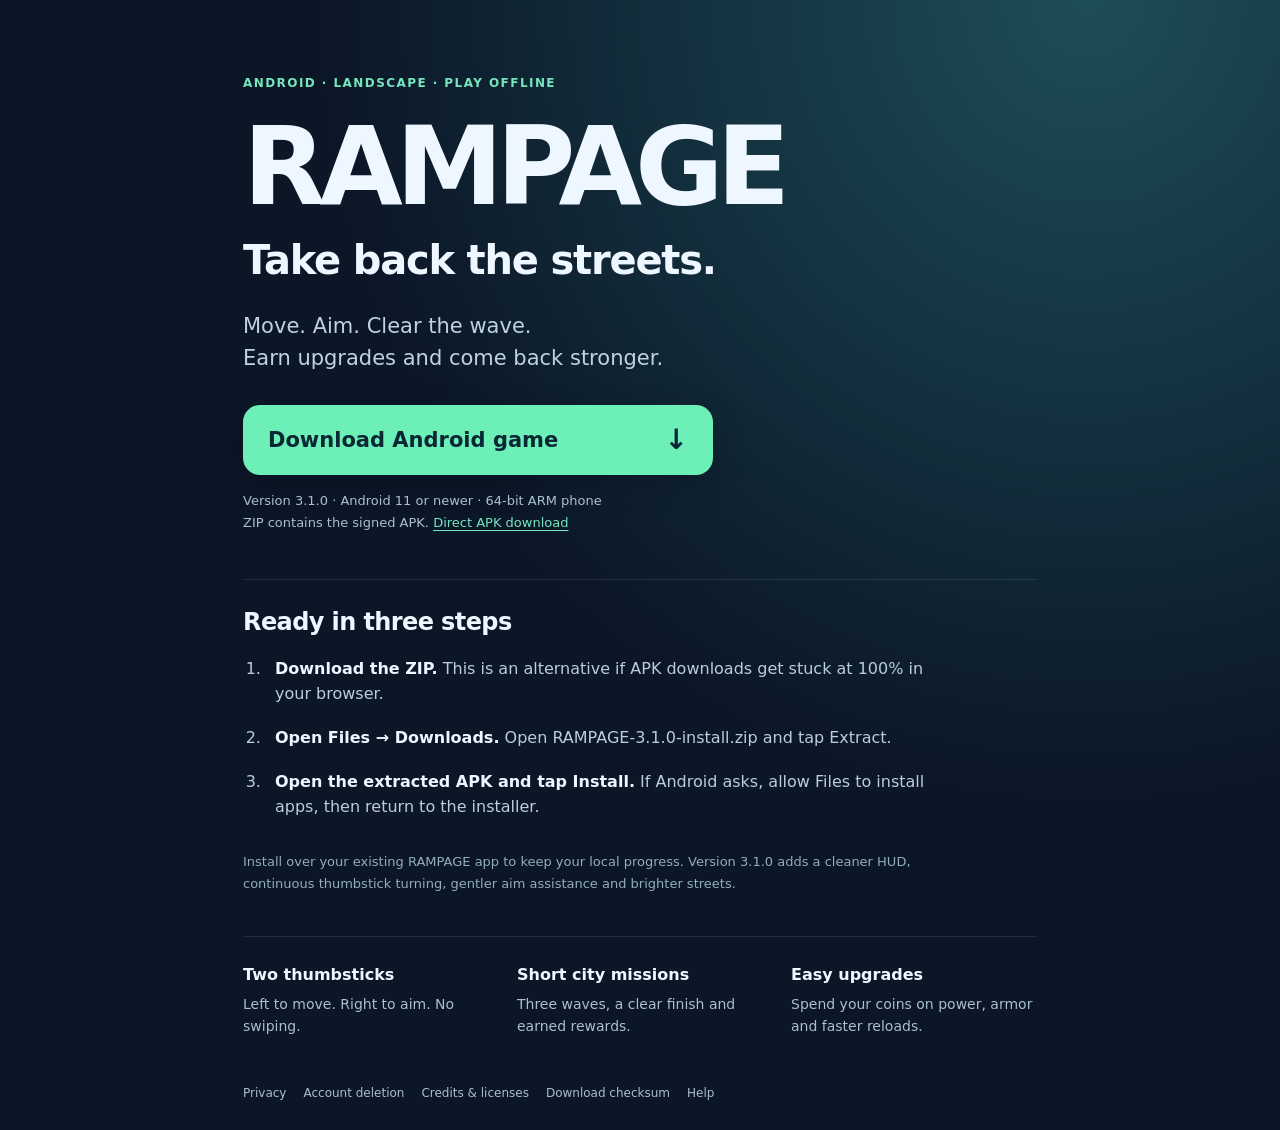
<file: index.html>
<!doctype html>
<html lang="en">
<head>
  <meta charset="utf-8">
  <meta name="viewport" content="width=device-width,initial-scale=1">
  <meta name="theme-color" content="#102138">
  <meta name="description" content="Download RAMPAGE for Android: city missions, two simple thumbsticks and upgrades you earn by playing.">
  <title>RAMPAGE for Android</title>
  <link rel="stylesheet" href="download.css">
</head>
<body>
  <main>
    <div class="eyebrow">ANDROID · LANDSCAPE · PLAY OFFLINE</div>
    <h1>RAMPAGE<span>Take back the streets.</span></h1>
    <p class="intro">Move. Aim. Clear the wave.<br>Earn upgrades and come back stronger.</p>
    <a class="download" href="https://raw.githubusercontent.com/nisargpatel0505-lang/rampage-android-download/main/RAMPAGE-3.1.0-install.zip" download="RAMPAGE-3.1.0-install.zip">Download Android game <span aria-hidden="true">↓</span></a>
    <p class="compatibility">Version 3.1.0 · Android 11 or newer · 64-bit ARM phone<br>ZIP contains the signed APK. <a href="RAMPAGE-3.1.0.apk" download="RAMPAGE-3.1.0.apk">Direct APK download</a></p>
    <section aria-labelledby="install-title">
      <h2 id="install-title">Ready in three steps</h2>
      <ol>
        <li><strong>Download the ZIP.</strong> This is an alternative if APK downloads get stuck at 100% in your browser.</li>
        <li><strong>Open Files → Downloads.</strong> Open RAMPAGE-3.1.0-install.zip and tap Extract.</li>
        <li><strong>Open the extracted APK and tap Install.</strong> If Android asks, allow Files to install apps, then return to the installer.</li>
      </ol>
      <p class="note">Install over your existing RAMPAGE app to keep your local progress. Version 3.1.0 adds a cleaner HUD, continuous thumbstick turning, gentler aim assistance and brighter streets.</p>
    </section>
    <section class="features" aria-label="Game features">
      <div><strong>Two thumbsticks</strong><span>Left to move. Right to aim. No swiping.</span></div>
      <div><strong>Short city missions</strong><span>Three waves, a clear finish and earned rewards.</span></div>
      <div><strong>Easy upgrades</strong><span>Spend your coins on power, armor and faster reloads.</span></div>
    </section>
    <footer>
      <a href="privacy.html">Privacy</a>
      <a href="account-deletion.html">Account deletion</a>
      <a href="notices.html">Credits &amp; licenses</a>
      <a href="SHA256SUMS.txt">Download checksum</a>
      <a href="mailto:nisargpatel0505@gmail.com?subject=RAMPAGE%20support">Help</a>
    </footer>
  </main>
</body>
</html>
</file>
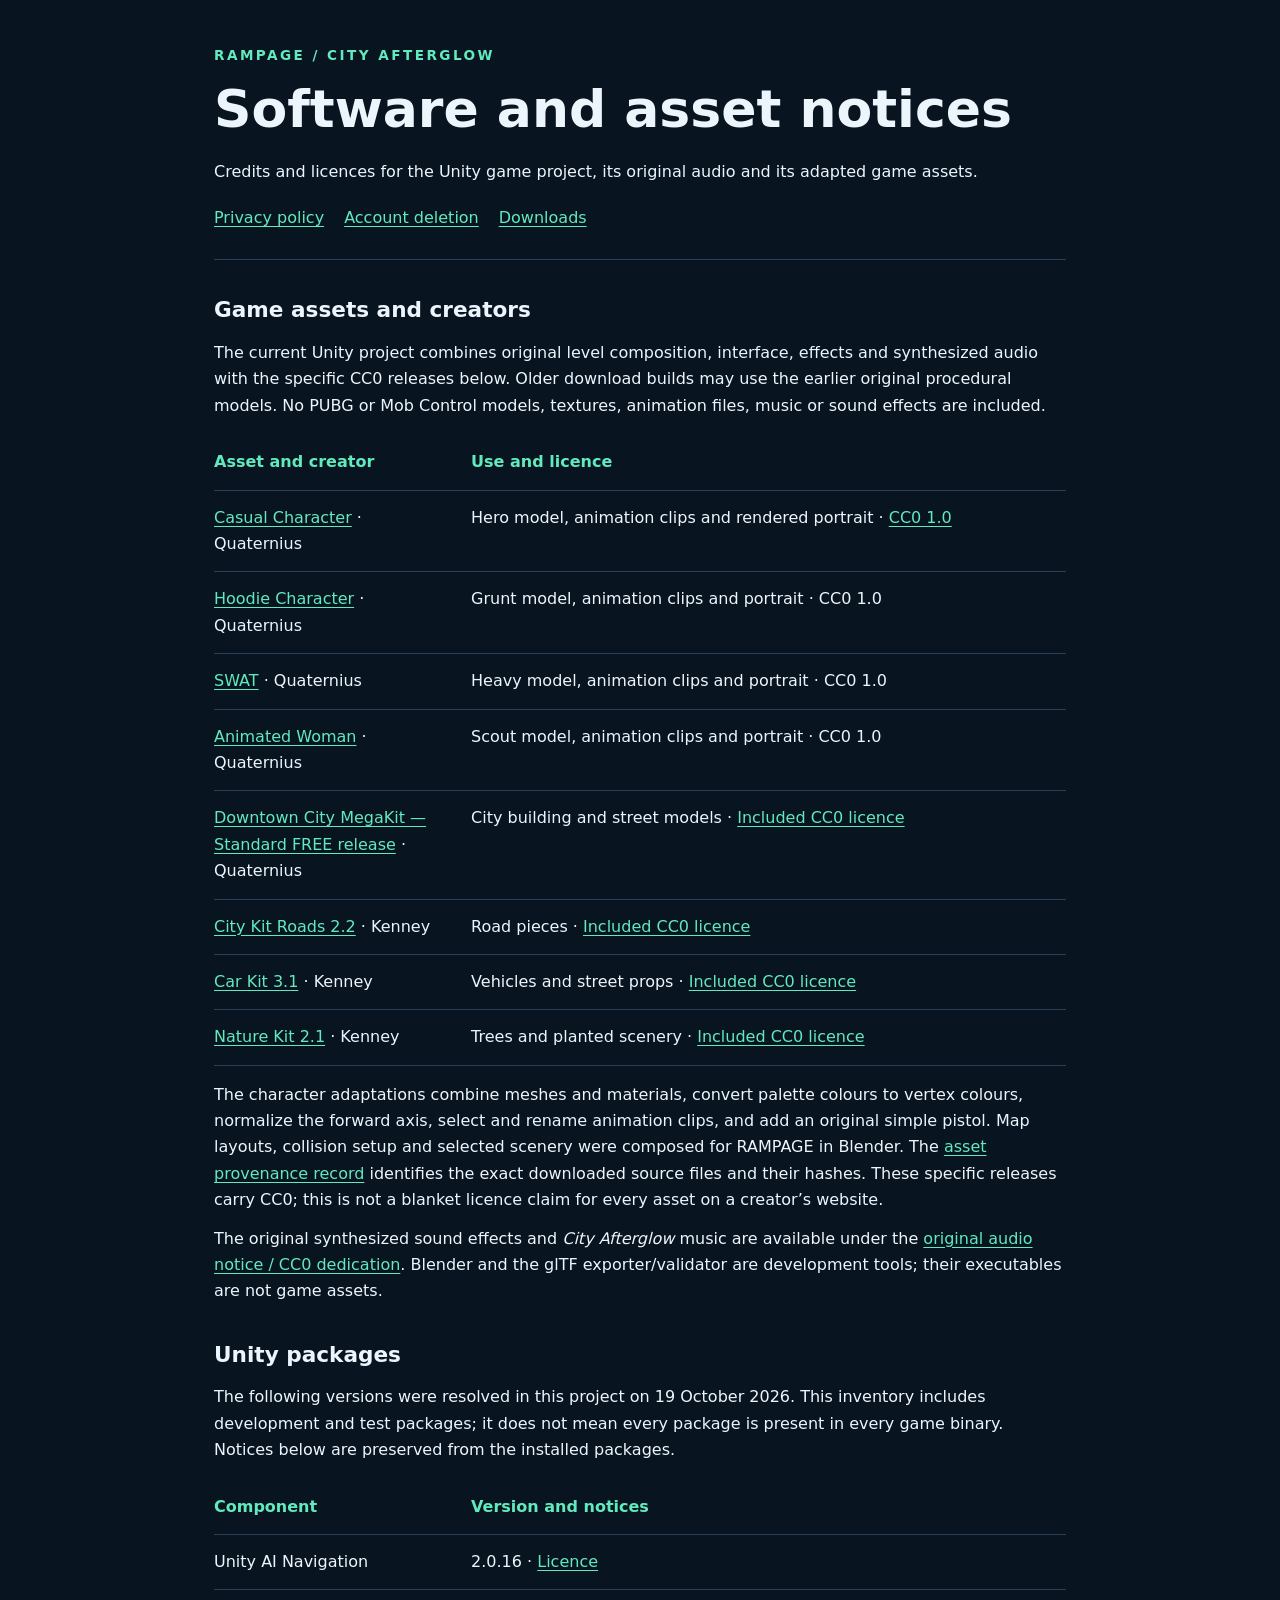
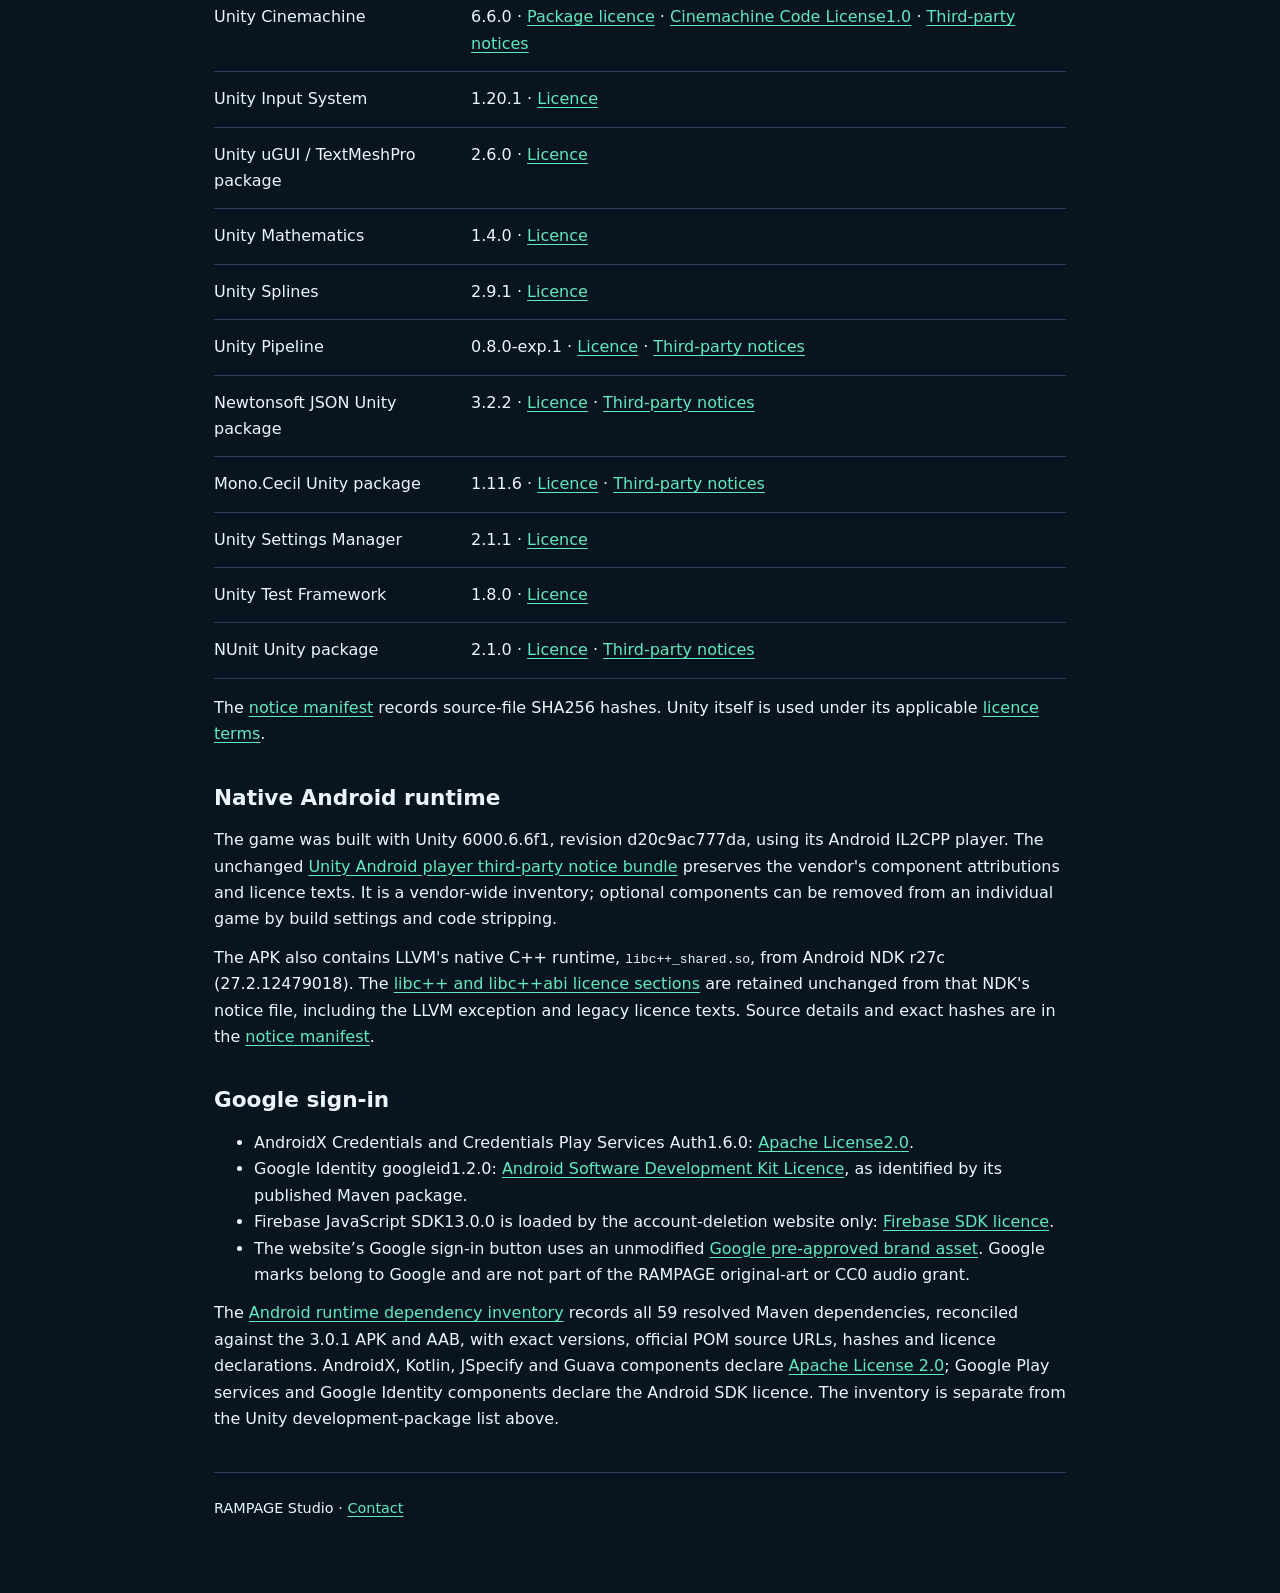
<file: notices.html>
<!doctype html>
<html lang="en"><head><meta charset="utf-8"><meta name="viewport" content="width=device-width,initial-scale=1"><title>RAMPAGE — Software and asset notices</title><link rel="stylesheet" href="policy.css"></head>
<body><main><header><div class="brand">RAMPAGE / CITY AFTERGLOW</div><h1>Software and asset notices</h1><p>Credits and licences for the Unity game project, its original audio and its adapted game assets.</p><nav aria-label="Policy navigation"><a href="privacy.html">Privacy policy</a><a href="account-deletion.html">Account deletion</a><a href="./">Downloads</a></nav></header>
<section><h2>Game assets and creators</h2><p>The current Unity project combines original level composition, interface, effects and synthesized audio with the specific CC0 releases below. Older download builds may use the earlier original procedural models. No PUBG or Mob Control models, textures, animation files, music or sound effects are included.</p>
<table><thead><tr><th scope="col">Asset and creator</th><th scope="col">Use and licence</th></tr></thead><tbody>
<tr><td><a href="https://poly.pizza/m/kZ3DmIoGip">Casual Character</a> · Quaternius</td><td>Hero model, animation clips and rendered portrait · <a href="notices/CC0-1.0.txt">CC0 1.0</a></td></tr>
<tr><td><a href="https://poly.pizza/m/gKLBoRsyKe">Hoodie Character</a> · Quaternius</td><td>Grunt model, animation clips and portrait · CC0 1.0</td></tr>
<tr><td><a href="https://poly.pizza/m/Btfn3G5Xv4">SWAT</a> · Quaternius</td><td>Heavy model, animation clips and portrait · CC0 1.0</td></tr>
<tr><td><a href="https://poly.pizza/m/qJ2gsTUBHL">Animated Woman</a> · Quaternius</td><td>Scout model, animation clips and portrait · CC0 1.0</td></tr>
<tr><td><a href="https://quaternius.com/packs/downtowncitymegakit.html">Downtown City MegaKit — Standard FREE release</a> · Quaternius</td><td>City building and street models · <a href="notices/Quaternius-Downtown-Standard-LICENSE.txt">Included CC0 licence</a></td></tr>
<tr><td><a href="https://kenney.nl/assets/city-kit-roads">City Kit Roads 2.2</a> · Kenney</td><td>Road pieces · <a href="notices/Kenney-City-Roads-2.2-LICENSE.txt">Included CC0 licence</a></td></tr>
<tr><td><a href="https://kenney.nl/assets/car-kit">Car Kit 3.1</a> · Kenney</td><td>Vehicles and street props · <a href="notices/Kenney-Car-Kit-3.1-LICENSE.txt">Included CC0 licence</a></td></tr>
<tr><td><a href="https://kenney.nl/assets/nature-kit">Nature Kit 2.1</a> · Kenney</td><td>Trees and planted scenery · <a href="notices/Kenney-Nature-Kit-2.1-LICENSE.txt">Included CC0 licence</a></td></tr>
</tbody></table><p>The character adaptations combine meshes and materials, convert palette colours to vertex colours, normalize the forward axis, select and rename animation clips, and add an original simple pistol. Map layouts, collision setup and selected scenery were composed for RAMPAGE in Blender. The <a href="asset-provenance.json">asset provenance record</a> identifies the exact downloaded source files and their hashes. These specific releases carry CC0; this is not a blanket licence claim for every asset on a creator’s website.</p>
<p>The original synthesized sound effects and <em>City Afterglow</em> music are available under the <a href="notices/ORIGINAL-AUDIO-LICENSE.txt">original audio notice / CC0 dedication</a>. Blender and the glTF exporter/validator are development tools; their executables are not game assets.</p></section>
<section><h2>Unity packages</h2><p>The following versions were resolved in this project on 19 October 2026. This inventory includes development and test packages; it does not mean every package is present in every game binary. Notices below are preserved from the installed packages.</p>
<table><thead><tr><th scope="col">Component</th><th scope="col">Version and notices</th></tr></thead><tbody>
<tr><td>Unity AI Navigation</td><td>2.0.16 · <a href="notices/com.unity.ai.navigation-2.0.16-LICENSE.md">Licence</a></td></tr>
<tr><td>Unity Cinemachine</td><td>6.6.0 · <a href="notices/com.unity.cinemachine-6.6.0-LICENSE.md">Package licence</a> · <a href="notices/com.unity.cinemachine-6.6.0-license.txt">Cinemachine Code License1.0</a> · <a href="notices/com.unity.cinemachine-6.6.0-Third_Party_Notices.md">Third-party notices</a></td></tr>
<tr><td>Unity Input System</td><td>1.20.1 · <a href="notices/com.unity.inputsystem-1.20.1-LICENSE.md">Licence</a></td></tr>
<tr><td>Unity uGUI / TextMeshPro package</td><td>2.6.0 · <a href="notices/com.unity.ugui-2.6.0-LICENSE.md">Licence</a></td></tr>
<tr><td>Unity Mathematics</td><td>1.4.0 · <a href="notices/com.unity.mathematics-1.4.0-LICENSE.md">Licence</a></td></tr>
<tr><td>Unity Splines</td><td>2.9.1 · <a href="notices/com.unity.splines-2.9.1-LICENSE.md">Licence</a></td></tr>
<tr><td>Unity Pipeline</td><td>0.8.0-exp.1 · <a href="notices/com.unity.pipeline-0.8.0-exp.1-LICENSE.md">Licence</a> · <a href="notices/com.unity.pipeline-0.8.0-exp.1-Third_Party_Notices.md">Third-party notices</a></td></tr>
<tr><td>Newtonsoft JSON Unity package</td><td>3.2.2 · <a href="notices/com.unity.nuget.newtonsoft-json-3.2.2-LICENSE.md">Licence</a> · <a href="notices/com.unity.nuget.newtonsoft-json-3.2.2-Third_Party_Notices.md">Third-party notices</a></td></tr>
<tr><td>Mono.Cecil Unity package</td><td>1.11.6 · <a href="notices/com.unity.nuget.mono-cecil-1.11.6-LICENSE.md">Licence</a> · <a href="notices/com.unity.nuget.mono-cecil-1.11.6-Third_Party_Notices.md">Third-party notices</a></td></tr>
<tr><td>Unity Settings Manager</td><td>2.1.1 · <a href="notices/com.unity.settings-manager-2.1.1-LICENSE.md">Licence</a></td></tr>
<tr><td>Unity Test Framework</td><td>1.8.0 · <a href="notices/com.unity.test-framework-1.8.0-LICENSE.md">Licence</a></td></tr>
<tr><td>NUnit Unity package</td><td>2.1.0 · <a href="notices/com.unity.ext.nunit-2.1.0-LICENSE.md">Licence</a> · <a href="notices/com.unity.ext.nunit-2.1.0-Third_Party_Notices.md">Third-party notices</a></td></tr>
</tbody></table><p>The <a href="notices-manifest.json">notice manifest</a> records source-file SHA256 hashes. Unity itself is used under its applicable <a href="https://unity.com/legal/terms-of-service">licence terms</a>.</p></section>
<section><h2>Native Android runtime</h2><p>The game was built with Unity 6000.6.6f1, revision d20c9ac777da, using its Android IL2CPP player. The unchanged <a href="notices/Unity-Player-Android-IL2CPP-6000.6.6f1-Third-Party-Notices.pdf">Unity Android player third-party notice bundle</a> preserves the vendor's component attributions and licence texts. It is a vendor-wide inventory; optional components can be removed from an individual game by build settings and code stripping.</p><p>The APK also contains LLVM's native C++ runtime, <code>libc++_shared.so</code>, from Android NDK r27c (27.2.12479018). The <a href="notices/NDK-r27c-libc++-libc++abi-LICENSE.txt">libc++ and libc++abi licence sections</a> are retained unchanged from that NDK's notice file, including the LLVM exception and legacy licence texts. Source details and exact hashes are in the <a href="notices-manifest.json">notice manifest</a>.</p></section>
<section><h2>Google sign-in</h2><ul>
<li>AndroidX Credentials and Credentials Play Services Auth1.6.0: <a href="notices/Apache-2.0.txt">Apache License2.0</a>.</li>
<li>Google Identity googleid1.2.0: <a href="https://developer.android.com/studio/terms.html">Android Software Development Kit Licence</a>, as identified by its published Maven package.</li>
<li>Firebase JavaScript SDK13.0.0 is loaded by the account-deletion website only: <a href="notices/firebase-js-sdk-LICENSE.txt">Firebase SDK licence</a>.</li>
<li>The website’s Google sign-in button uses an unmodified <a href="https://developers.google.com/identity/branding-guidelines">Google pre-approved brand asset</a>. Google marks belong to Google and are not part of the RAMPAGE original-art or CC0 audio grant.</li>
</ul><p>The <a href="android-dependencies.json">Android runtime dependency inventory</a> records all 59 resolved Maven dependencies, reconciled against the 3.0.1 APK and AAB, with exact versions, official POM source URLs, hashes and licence declarations. AndroidX, Kotlin, JSpecify and Guava components declare <a href="notices/Apache-2.0.txt">Apache License 2.0</a>; Google Play services and Google Identity components declare the Android SDK licence. The inventory is separate from the Unity development-package list above.</p></section><footer>RAMPAGE Studio · <a href="mailto:nisargpatel0505@gmail.com">Contact</a></footer></main></body></html>
</file>
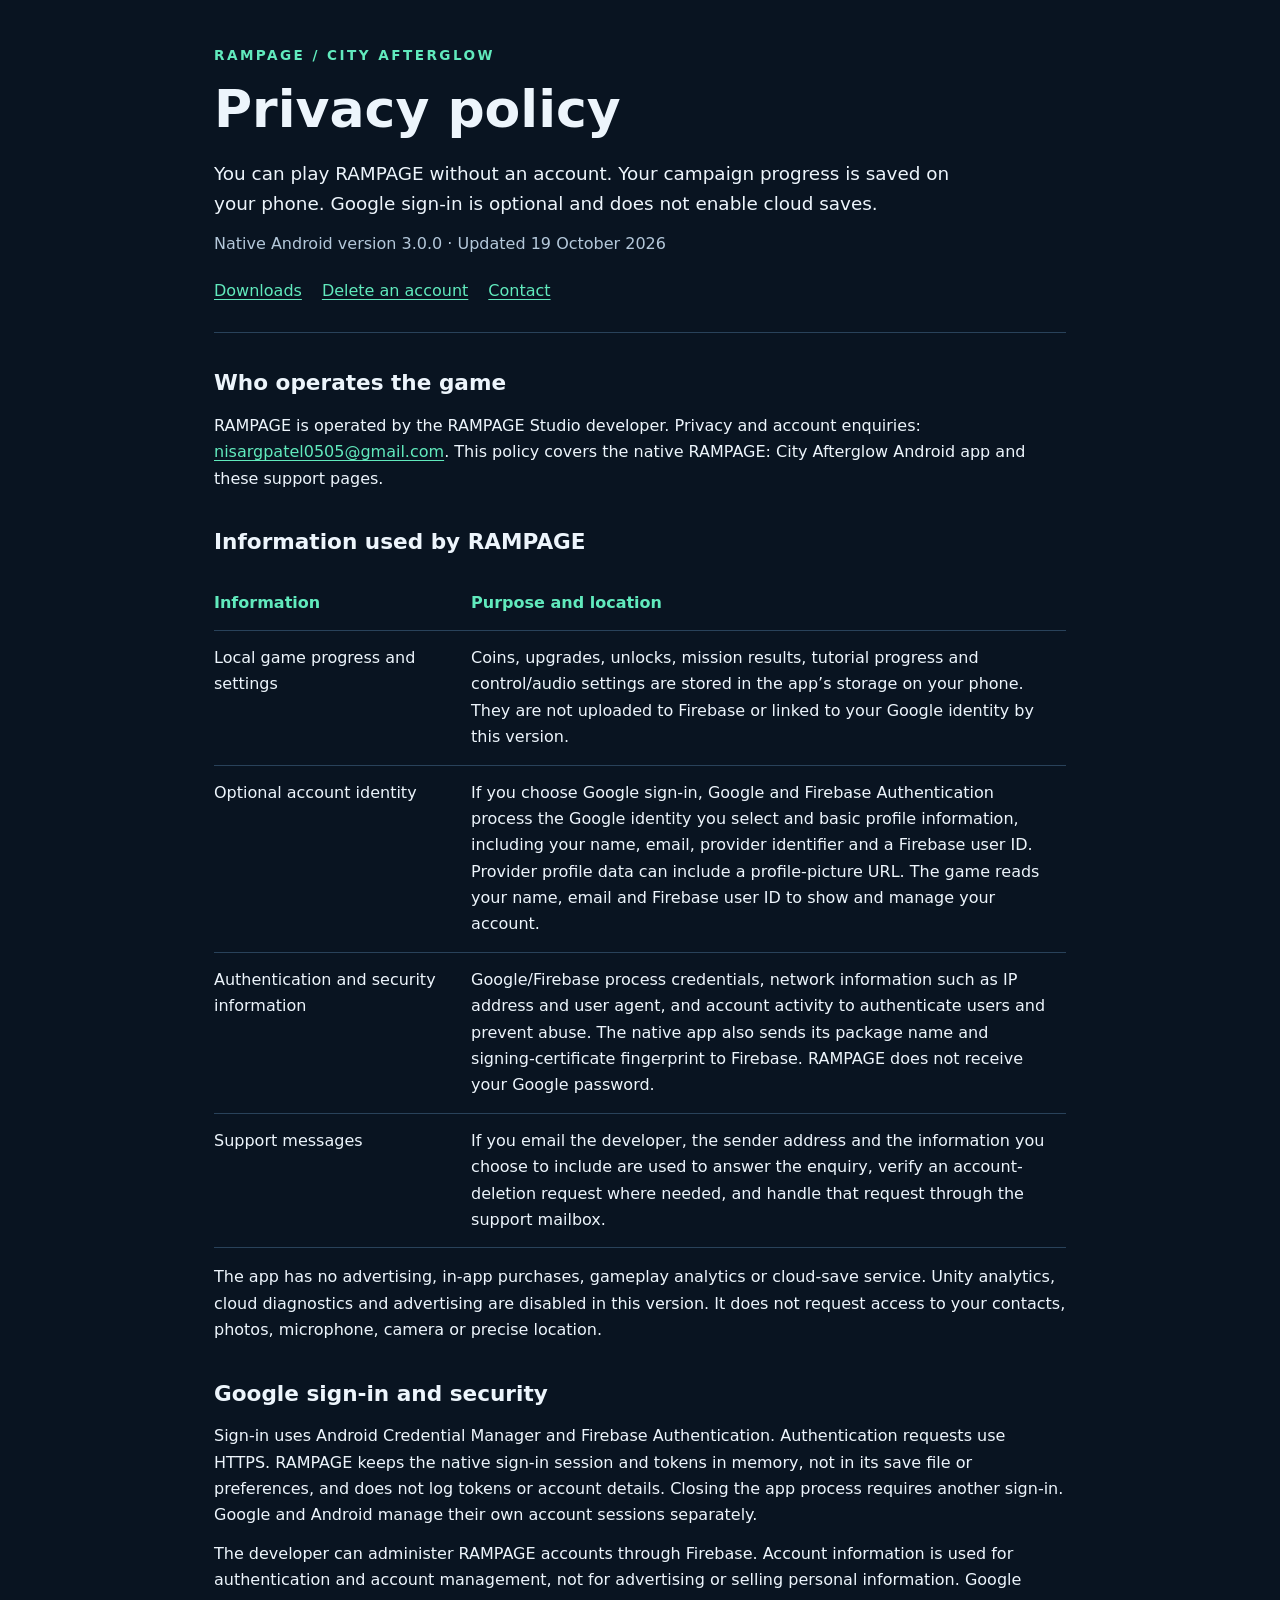
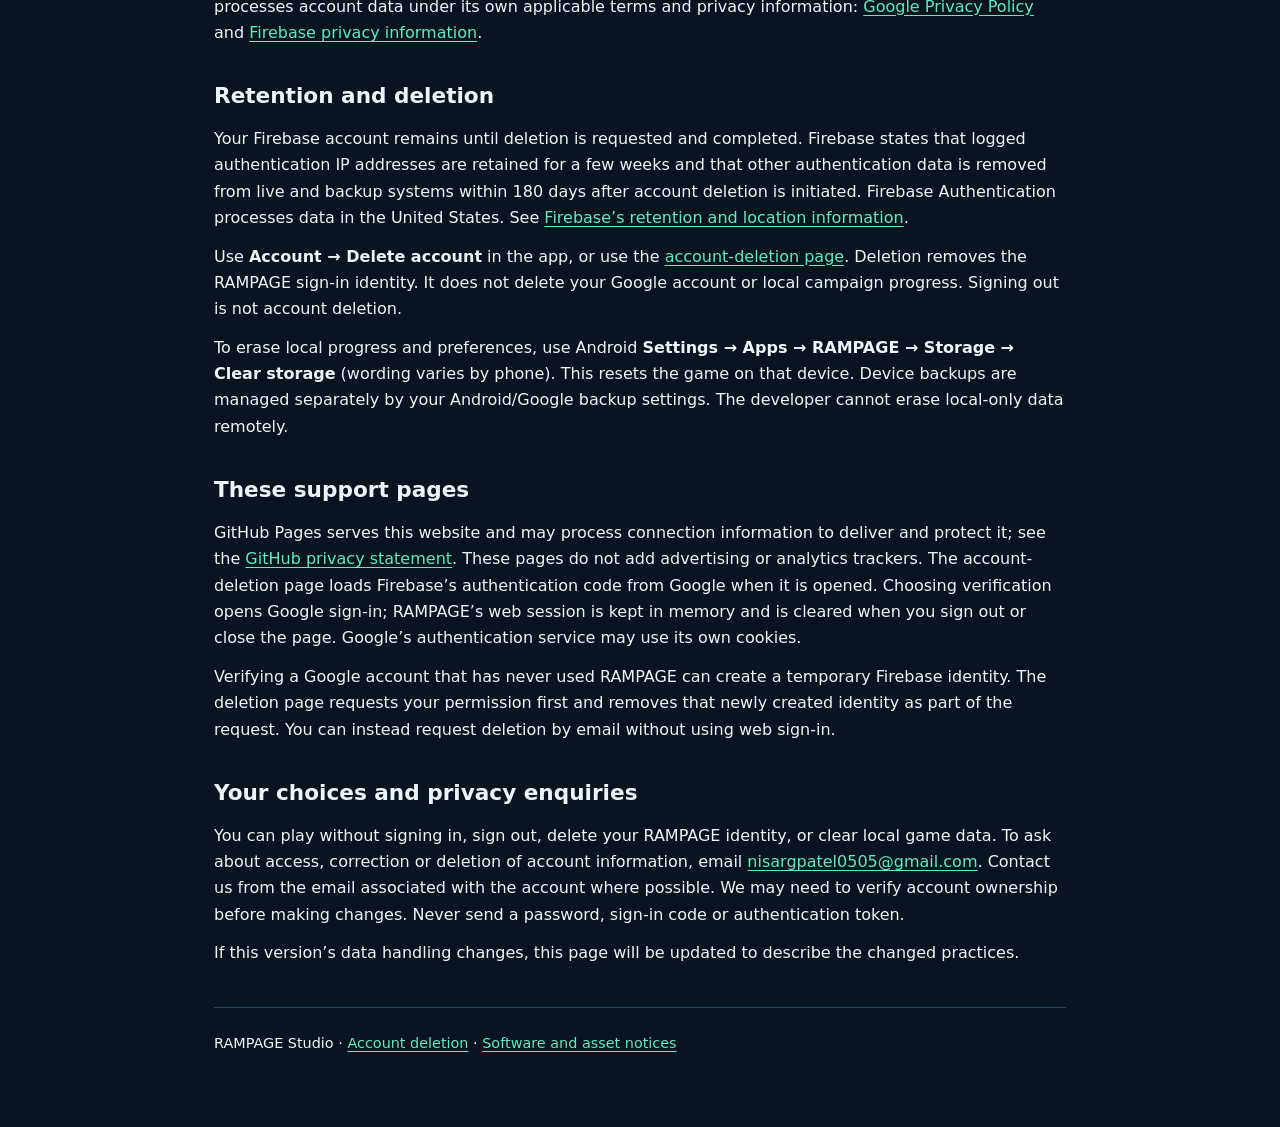
<file: privacy.html>
<!doctype html>
<html lang="en">
<head>
  <meta charset="utf-8"><meta name="viewport" content="width=device-width,initial-scale=1">
  <meta name="referrer" content="strict-origin-when-cross-origin">
  <meta name="description" content="Privacy information for RAMPAGE: City Afterglow, including optional Google sign-in, local progress and account deletion.">
  <title>RAMPAGE — Privacy policy</title><link rel="stylesheet" href="policy.css">
</head>
<body><main>
  <header><div class="brand">RAMPAGE / CITY AFTERGLOW</div><h1>Privacy policy</h1>
    <p class="lede">You can play RAMPAGE without an account. Your campaign progress is saved on your phone. Google sign-in is optional and does not enable cloud saves.</p>
    <p class="muted">Native Android version 3.0.0 · Updated 19 October 2026</p>
    <nav aria-label="Policy navigation"><a href="./">Downloads</a><a href="account-deletion.html">Delete an account</a><a href="#contact">Contact</a></nav>
  </header>
  <section><h2>Who operates the game</h2><p>RAMPAGE is operated by the RAMPAGE Studio developer. Privacy and account enquiries: <a href="mailto:nisargpatel0505@gmail.com">nisargpatel0505@gmail.com</a>. This policy covers the native RAMPAGE: City Afterglow Android app and these support pages.</p></section>
  <section><h2>Information used by RAMPAGE</h2>
    <table><thead><tr><th scope="col">Information</th><th scope="col">Purpose and location</th></tr></thead><tbody>
      <tr><td>Local game progress and settings</td><td>Coins, upgrades, unlocks, mission results, tutorial progress and control/audio settings are stored in the app’s storage on your phone. They are not uploaded to Firebase or linked to your Google identity by this version.</td></tr>
      <tr><td>Optional account identity</td><td>If you choose Google sign-in, Google and Firebase Authentication process the Google identity you select and basic profile information, including your name, email, provider identifier and a Firebase user ID. Provider profile data can include a profile-picture URL. The game reads your name, email and Firebase user ID to show and manage your account.</td></tr>
      <tr><td>Authentication and security information</td><td>Google/Firebase process credentials, network information such as IP address and user agent, and account activity to authenticate users and prevent abuse. The native app also sends its package name and signing-certificate fingerprint to Firebase. RAMPAGE does not receive your Google password.</td></tr>
      <tr><td>Support messages</td><td>If you email the developer, the sender address and the information you choose to include are used to answer the enquiry, verify an account-deletion request where needed, and handle that request through the support mailbox.</td></tr>
    </tbody></table>
    <p>The app has no advertising, in-app purchases, gameplay analytics or cloud-save service. Unity analytics, cloud diagnostics and advertising are disabled in this version. It does not request access to your contacts, photos, microphone, camera or precise location.</p>
  </section>
  <section><h2>Google sign-in and security</h2><p>Sign-in uses Android Credential Manager and Firebase Authentication. Authentication requests use HTTPS. RAMPAGE keeps the native sign-in session and tokens in memory, not in its save file or preferences, and does not log tokens or account details. Closing the app process requires another sign-in. Google and Android manage their own account sessions separately.</p><p>The developer can administer RAMPAGE accounts through Firebase. Account information is used for authentication and account management, not for advertising or selling personal information. Google processes account data under its own applicable terms and privacy information: <a href="https://policies.google.com/privacy">Google Privacy Policy</a> and <a href="https://firebase.google.com/support/privacy">Firebase privacy information</a>.</p></section>
  <section><h2>Retention and deletion</h2><p>Your Firebase account remains until deletion is requested and completed. Firebase states that logged authentication IP addresses are retained for a few weeks and that other authentication data is removed from live and backup systems within 180 days after account deletion is initiated. Firebase Authentication processes data in the United States. See <a href="https://firebase.google.com/support/privacy">Firebase’s retention and location information</a>.</p>
    <p>Use <strong>Account → Delete account</strong> in the app, or use the <a href="account-deletion.html">account-deletion page</a>. Deletion removes the RAMPAGE sign-in identity. It does not delete your Google account or local campaign progress. Signing out is not account deletion.</p>
    <p>To erase local progress and preferences, use Android <strong>Settings → Apps → RAMPAGE → Storage → Clear storage</strong> (wording varies by phone). This resets the game on that device. Device backups are managed separately by your Android/Google backup settings. The developer cannot erase local-only data remotely.</p>
  </section>
  <section><h2>These support pages</h2><p>GitHub Pages serves this website and may process connection information to deliver and protect it; see the <a href="https://docs.github.com/en/site-policy/privacy-policies/github-general-privacy-statement">GitHub privacy statement</a>. These pages do not add advertising or analytics trackers. The account-deletion page loads Firebase’s authentication code from Google when it is opened. Choosing verification opens Google sign-in; RAMPAGE’s web session is kept in memory and is cleared when you sign out or close the page. Google’s authentication service may use its own cookies.</p><p>Verifying a Google account that has never used RAMPAGE can create a temporary Firebase identity. The deletion page requests your permission first and removes that newly created identity as part of the request. You can instead request deletion by email without using web sign-in.</p></section>
  <section id="contact"><h2>Your choices and privacy enquiries</h2><p>You can play without signing in, sign out, delete your RAMPAGE identity, or clear local game data. To ask about access, correction or deletion of account information, email <a href="mailto:nisargpatel0505@gmail.com">nisargpatel0505@gmail.com</a>. Contact us from the email associated with the account where possible. We may need to verify account ownership before making changes. Never send a password, sign-in code or authentication token.</p><p>If this version’s data handling changes, this page will be updated to describe the changed practices.</p></section>
  <footer>RAMPAGE Studio · <a href="account-deletion.html">Account deletion</a> · <a href="notices.html">Software and asset notices</a></footer>
</main></body></html>
</file>
<file: download.css>
:root{color-scheme:dark;font-family:system-ui,-apple-system,BlinkMacSystemFont,"Segoe UI",sans-serif;background:#0b1627;color:#eef7ff}*{box-sizing:border-box}body{margin:0;background:radial-gradient(ellipse at 85% 0,#1d4d58 0,transparent 50%),#0b1627;min-height:100vh}main{max-width:850px;margin:auto;padding:76px 28px 30px}.eyebrow{color:#77e5bc;font-weight:750;letter-spacing:.12em;font-size:12px}h1{font-size:clamp(58px,12vw,108px);letter-spacing:-.065em;line-height:.95;margin:26px 0}h1 span{display:block;font-size:clamp(25px,4.8vw,40px);letter-spacing:-.03em;line-height:1.2;margin-top:17px}.intro{font-size:21px;line-height:1.55;color:#bed2df;margin:26px 0 30px}.download{display:flex;align-items:center;justify-content:space-between;gap:24px;max-width:470px;padding:21px 25px;border-radius:17px;background:#6cf0b7;color:#092735;text-decoration:none;font-size:21px;font-weight:800;box-shadow:0 8px 32px #0003}.download:hover{background:#9effd0}.download:focus-visible,a:focus-visible{outline:3px solid #ffd77a;outline-offset:5px}.download span{font-size:28px;line-height:1}.compatibility{font-size:13px;color:#a8c0cf;line-height:1.7;margin:15px 0 45px}section{border-top:1px solid #ffffff1a;padding:28px 0}h2{font-size:24px;margin:0 0 20px;letter-spacing:-.025em}ol{padding-left:23px;margin:0;max-width:690px}li{padding:0 0 18px 9px;color:#b9cedb;font-size:16px;line-height:1.6}strong{color:#eef7ff}.note{font-size:13px;line-height:1.7;color:#92aebb;max-width:680px}.features{display:grid;grid-template-columns:repeat(3,1fr);gap:28px}.features strong,.features span{display:block}.features strong{font-size:16px;margin-bottom:9px}.features span{font-size:14px;line-height:1.6;color:#a8c0cf}footer{padding-top:20px;display:flex;gap:17px;flex-wrap:wrap;font-size:12px}footer a{color:#a8c0cf;text-decoration:none}footer a:hover{text-decoration:underline}@media(max-width:550px){main{padding:50px 22px 28px}.features{grid-template-columns:1fr;gap:23px}.download{font-size:19px}.compatibility{margin-bottom:32px}.intro{font-size:19px}}
.compatibility a{color:#77e5bc;text-underline-offset:3px}
</file>
<file: policy.css>
:root{color-scheme:dark;--ink:#091421;--panel:#112339;--text:#edf5fc;--muted:#b4c8da;--mint:#61eabd;--line:#29425a;--red:#ffb3a9;font-family:system-ui,-apple-system,BlinkMacSystemFont,"Segoe UI",sans-serif}*{box-sizing:border-box}body{margin:0;background:var(--ink);color:var(--text);line-height:1.65}main{max-width:900px;margin:auto;padding:44px 24px 72px}header{border-bottom:1px solid var(--line);padding-bottom:28px;margin-bottom:28px}.brand{color:var(--mint);font-weight:800;letter-spacing:.18em;font-size:.85rem}h1{font-size:clamp(2rem,6vw,3.25rem);line-height:1.12;margin:14px 0 20px}h2{font-size:1.35rem;margin:32px 0 10px}h3{font-size:1.05rem}p,ul,ol{margin:12px 0}a{color:var(--mint);text-underline-offset:3px}a:hover{color:white}nav{display:flex;gap:20px;flex-wrap:wrap;margin-top:20px}.lede{font-size:1.15rem;max-width:760px}.muted,small{color:var(--muted)}.card{background:var(--panel);border:1px solid var(--line);border-radius:18px;padding:22px;margin:22px 0}.card h2:first-child{margin-top:0}table{width:100%;border-collapse:collapse;margin:16px 0}th,td{text-align:left;vertical-align:top;border-bottom:1px solid var(--line);padding:14px 10px}th{color:var(--mint)}th:first-child,td:first-child{padding-left:0;width:29%}button,.button{font:inherit;font-weight:700;line-height:1.3;border:1px solid var(--line);border-radius:12px;background:var(--mint);color:var(--ink);padding:14px 20px;cursor:pointer;display:inline-block;text-decoration:none;min-height:48px}button:disabled{opacity:.5;cursor:default}.secondary{background:transparent;color:var(--text)}.danger{background:var(--red);color:#32100c}.actions{display:flex;gap:12px;flex-wrap:wrap;margin:20px 0}.check{display:flex;align-items:flex-start;gap:12px;padding:16px 0}.check input{width:22px;height:22px;flex:0 0 22px;margin-top:3px;accent-color:var(--mint)}:focus-visible{outline:3px solid var(--mint);outline-offset:4px}[hidden]{display:none!important}.status{min-height:3rem;color:var(--mint);white-space:pre-line}.error{color:var(--red)}.identity{font-size:1.15rem;font-weight:700;overflow-wrap:anywhere}footer{border-top:1px solid var(--line);padding-top:24px;margin-top:40px;font-size:.9rem}code{overflow-wrap:anywhere}details{margin:18px 0}summary{cursor:pointer;color:var(--muted)}@media(max-width:540px){main{padding:28px 18px 48px}.card{padding:18px}th,td{padding:12px 5px}.actions>button,.actions>.button{width:100%;text-align:center}}
.google-button{background:#fff;border:0;padding:0;line-height:0;min-height:0;width:auto!important;border-radius:4px}.google-button img{display:block;width:189px;height:auto}
</file>
